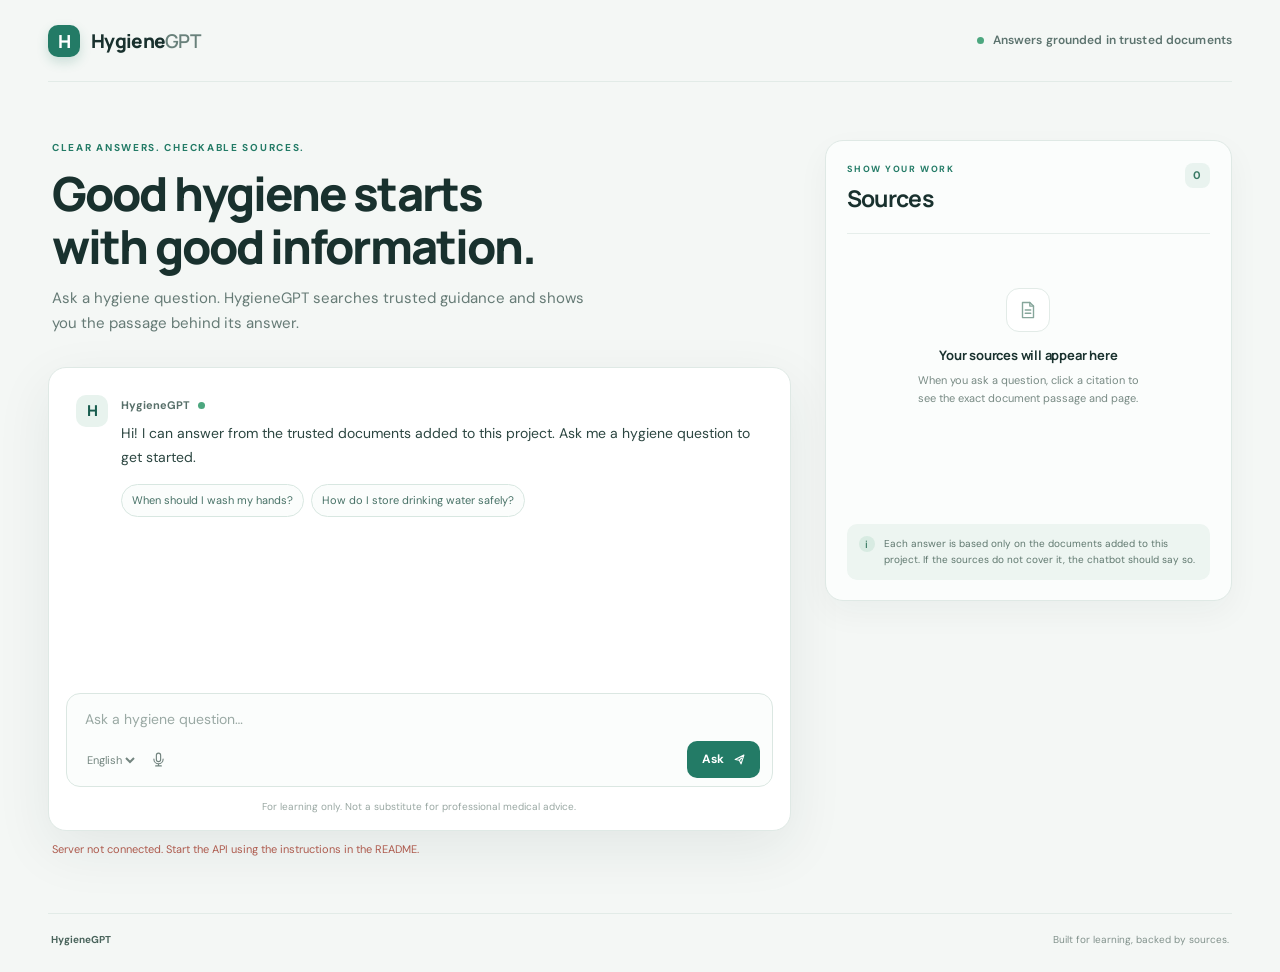
<file: index.html>
<!doctype html>
<html lang="en">
  <head>
    <meta charset="utf-8" />
    <meta name="viewport" content="width=device-width, initial-scale=1" />
    <meta name="theme-color" content="#f4f7f5" />
    <meta name="description" content="Ask hygiene questions and check the trusted source passages behind each answer." />
    <title>HygieneGPT — answers you can verify</title>
    <link rel="preconnect" href="https://fonts.googleapis.com" />
    <link rel="preconnect" href="https://fonts.gstatic.com" crossorigin />
    <link href="https://fonts.googleapis.com/css2?family=DM+Sans:wght@400;500;600;700&family=Manrope:wght@500;600;700;800&display=swap" rel="stylesheet" />
    <link rel="stylesheet" href="styles.css" />
  </head>
  <body>
    <div class="page-shell">
      <header class="topbar">
        <a class="brand" href="#" aria-label="HygieneGPT home">
          <span class="brand-mark" aria-hidden="true">H</span>
          <span>Hygiene<span class="brand-light">GPT</span></span>
        </a>
        <div class="trust-label"><span class="status-dot"></span> Answers grounded in trusted documents</div>
      </header>

      <main class="layout">
        <section class="chat-column" aria-labelledby="page-title">
          <div class="intro">
            <p class="eyebrow">CLEAR ANSWERS. CHECKABLE SOURCES.</p>
            <h1 id="page-title">Good hygiene starts<br />with good information.</h1>
            <p class="intro-copy">Ask a hygiene question. HygieneGPT searches trusted guidance and shows you the passage behind its answer.</p>
          </div>

          <section class="chat-card" aria-label="HygieneGPT chat">
            <div id="conversation" class="conversation" aria-live="polite">
              <div class="message assistant-message welcome-message">
                <div class="avatar" aria-hidden="true">H</div>
                <div class="message-content">
                  <div class="message-label">HygieneGPT <span class="label-dot"></span></div>
                  <p>Hi! I can answer from the trusted documents added to this project. Ask me a hygiene question to get started.</p>
                  <div class="suggestions" aria-label="Example questions">
                    <button class="suggestion" type="button">When should I wash my hands?</button>
                    <button class="suggestion" type="button">How do I store drinking water safely?</button>
                  </div>
                </div>
              </div>
            </div>

            <form id="chat-form" class="composer">
              <label class="sr-only" for="question-input">Ask a hygiene question</label>
              <textarea id="question-input" rows="1" maxlength="1000" placeholder="Ask a hygiene question…" required></textarea>
              <div class="composer-actions">
                <div class="voice-controls">
                  <label class="sr-only" for="voice-language">Voice language</label>
                  <select id="voice-language" aria-label="Voice language">
                    <option value="en-IN">English</option>
                    <option value="ta-IN">தமிழ்</option>
                  </select>
                  <button id="mic-button" class="icon-button" type="button" aria-label="Speak your question" title="Speak your question">
                    <svg viewBox="0 0 24 24" aria-hidden="true"><rect x="9" y="3" width="6" height="12" rx="3"></rect><path d="M5.5 11.5a6.5 6.5 0 0 0 13 0M12 18v3m-4 0h8"></path></svg>
                  </button>
                </div>
                <button id="send-button" class="send-button" type="submit" aria-label="Send question">
                  <span>Ask</span>
                  <svg viewBox="0 0 24 24" aria-hidden="true"><path d="m5 12 14-7-4.5 14-2.7-5.8L5 12Z"></path><path d="m11.8 13.2 3.6-3.6"></path></svg>
                </button>
              </div>
            </form>
            <p class="fine-print">For learning only. Not a substitute for professional medical advice.</p>
          </section>

          <div id="connection-status" class="connection-status" role="status">Connecting to the HygieneGPT server…</div>
        </section>

        <aside class="sources-column" aria-labelledby="sources-title">
          <div class="sources-heading">
            <div>
              <p class="eyebrow">SHOW YOUR WORK</p>
              <h2 id="sources-title">Sources</h2>
            </div>
            <span class="source-count" id="source-count">0</span>
          </div>
          <div id="sources-list" class="sources-list">
            <div class="empty-sources">
              <div class="empty-icon" aria-hidden="true">
                <svg viewBox="0 0 24 24"><path d="M6 3.75h8l4 4v12.5H6z"></path><path d="M14 3.75v4h4M9 12h6m-6 3.5h6"></path></svg>
              </div>
              <h3>Your sources will appear here</h3>
              <p>When you ask a question, click a citation to see the exact document passage and page.</p>
            </div>
          </div>
          <div class="source-note"><span class="note-icon" aria-hidden="true">i</span><p>Each answer is based only on the documents added to this project. If the sources do not cover it, the chatbot should say so.</p></div>
        </aside>
      </main>

      <footer class="footer"><span>HygieneGPT</span><span>Built for learning, backed by sources.</span></footer>
    </div>
    <script src="app.js" defer></script>
  </body>
</html>
</file>
<file: styles.css>
:root {
  color-scheme: light;
  --ink: #19312e;
  --muted: #667b76;
  --line: #dfe9e5;
  --green: #237b66;
  --green-dark: #185c4e;
  --mint: #e8f3ee;
  --paper: #ffffff;
  --wash: #f4f7f5;
  --shadow: 0 18px 55px rgba(22, 56, 47, 0.08);
}

* { box-sizing: border-box; }

body {
  margin: 0;
  background: var(--wash);
  color: var(--ink);
  font-family: "DM Sans", sans-serif;
  line-height: 1.55;
}

button, textarea, select { font: inherit; }
button { cursor: pointer; }

.page-shell { max-width: 1320px; margin: 0 auto; padding: 0 48px; }
.topbar { height: 82px; display: flex; align-items: center; justify-content: space-between; border-bottom: 1px solid #e2ebe7; }
.brand { display: inline-flex; align-items: center; gap: 11px; color: var(--ink); text-decoration: none; font: 800 19px Manrope, sans-serif; letter-spacing: -0.7px; }
.brand-mark { width: 32px; height: 32px; display: grid; place-items: center; border-radius: 10px; background: var(--green); color: white; font: 800 18px Manrope, sans-serif; box-shadow: 0 5px 12px rgba(35, 123, 102, .2); }
.brand-light { font-weight: 600; color: #69817b; }
.trust-label { display: flex; align-items: center; gap: 9px; color: #5c736e; font-size: 12px; font-weight: 600; letter-spacing: .01em; }
.status-dot, .label-dot { width: 7px; height: 7px; display: inline-block; border-radius: 50%; background: #4ca77f; }

.layout { display: grid; grid-template-columns: minmax(0, 1.55fr) minmax(290px, .85fr); gap: 34px; padding: 58px 0 55px; align-items: start; }
.intro { margin: 0 0 30px 4px; }
.eyebrow { margin: 0 0 11px; color: var(--green); font-size: 10px; font-weight: 700; letter-spacing: .17em; }
h1, h2, h3, p { margin-top: 0; }
h1, h2, h3 { font-family: Manrope, sans-serif; }
h1 { margin-bottom: 13px; font-size: clamp(32px, 4.1vw, 47px); line-height: 1.13; letter-spacing: -1.9px; font-weight: 800; }
.intro-copy { max-width: 560px; margin-bottom: 0; color: var(--muted); font-size: 15px; line-height: 1.7; }

.chat-card { overflow: hidden; border: 1px solid var(--line); border-radius: 18px; background: var(--paper); box-shadow: var(--shadow); }
.conversation { min-height: 325px; max-height: 530px; overflow-y: auto; padding: 27px 27px 20px; scroll-behavior: smooth; }
.message { display: flex; align-items: flex-start; gap: 13px; margin-bottom: 22px; }
.avatar { flex: 0 0 32px; width: 32px; height: 32px; display: grid; place-items: center; border-radius: 10px; background: var(--mint); color: var(--green-dark); font: 800 15px Manrope, sans-serif; }
.message-content { min-width: 0; flex: 1; }
.message-label { display: flex; align-items: center; gap: 8px; margin: 2px 0 7px; color: #58706a; font-size: 11px; font-weight: 700; }
.message-content p { margin-bottom: 0; color: #2c4641; font-size: 14px; line-height: 1.72; white-space: pre-wrap; overflow-wrap: anywhere; }
.user-message { justify-content: flex-end; }
.user-message .message-content { flex: 0 1 auto; max-width: 82%; padding: 12px 15px; border-radius: 15px 15px 4px 15px; background: var(--green); color: white; }
.user-message .message-content p { color: white; }
.user-message .message-label { display: none; }
.user-avatar { background: #e9efed; color: #657771; }
.assistant-answer { margin-top: 10px; }
.citation-inline { display: inline; margin: 0 1px; padding: 0 4px; border: 0; border-radius: 5px; background: #e4f2ec; color: #166149; font-size: .88em; font-weight: 700; }
.citation-inline:hover, .citation-inline:focus-visible { outline: 2px solid #5bb095; outline-offset: 1px; }
.suggestions { display: flex; flex-wrap: wrap; gap: 7px; margin-top: 15px; }
.suggestion { padding: 7px 10px; border: 1px solid #d8e7e1; border-radius: 999px; background: #fbfdfc; color: #477166; font-size: 11px; transition: background .15s, border-color .15s; }
.suggestion:hover { background: var(--mint); border-color: #b5d6c9; }
.message-tools { display: flex; gap: 8px; margin-top: 10px; }
.speak-answer { display: inline-flex; align-items: center; gap: 5px; padding: 0; border: 0; background: transparent; color: #71837e; font-size: 11px; }
.speak-answer svg { width: 14px; height: 14px; fill: none; stroke: currentColor; stroke-width: 1.6; stroke-linecap: round; stroke-linejoin: round; }
.typing-indicator { color: #71837e; font-size: 13px; }

.composer { margin: 0 17px; padding: 13px 12px 8px 16px; border: 1px solid #dbe7e2; border-radius: 14px; background: #fbfdfc; transition: border-color .15s, box-shadow .15s; }
.composer:focus-within { border-color: #8bbfac; box-shadow: 0 0 0 3px rgba(73, 155, 125, .11); }
.composer textarea { display: block; width: 100%; max-height: 105px; resize: none; border: 0; outline: 0; background: transparent; color: var(--ink); font-size: 14px; line-height: 1.55; }
.composer textarea::placeholder { color: #9aa9a4; }
.composer-actions { display: flex; align-items: center; justify-content: space-between; margin-top: 9px; }
.voice-controls { display: flex; align-items: center; gap: 5px; }
.voice-controls select { max-width: 92px; border: 0; outline: 0; background: transparent; color: #73857f; font-size: 11px; cursor: pointer; }
.icon-button { width: 30px; height: 30px; display: grid; place-items: center; border: 0; border-radius: 9px; background: transparent; color: #71837e; }
.icon-button:hover { background: #e9f2ee; color: var(--green); }
.icon-button svg { width: 17px; height: 17px; fill: none; stroke: currentColor; stroke-width: 1.6; stroke-linecap: round; stroke-linejoin: round; }
.icon-button.listening { background: #fae8e6; color: #bd5348; animation: pulse 1.2s ease-in-out infinite; }
.send-button { display: flex; align-items: center; gap: 8px; padding: 9px 13px 9px 15px; border: 0; border-radius: 10px; background: var(--green); color: white; font-size: 12px; font-weight: 700; transition: background .15s, transform .15s; }
.send-button:hover { background: var(--green-dark); transform: translateY(-1px); }
.send-button:disabled { opacity: .6; cursor: wait; transform: none; }
.send-button svg { width: 15px; height: 15px; fill: none; stroke: currentColor; stroke-width: 1.8; stroke-linecap: round; stroke-linejoin: round; }
.fine-print { margin: 12px 18px 15px; color: #9aa8a3; text-align: center; font-size: 10px; }
.connection-status { min-height: 22px; padding: 10px 4px 0; color: #71827c; font-size: 11px; }
.connection-status.online { color: #3e846b; }
.connection-status.offline { color: #ae5b4e; }

.sources-column { padding: 22px 21px 20px; border: 1px solid var(--line); border-radius: 18px; background: #fbfdfc; box-shadow: 0 12px 32px rgba(22, 56, 47, .045); }
.sources-heading { display: flex; justify-content: space-between; align-items: flex-start; padding-bottom: 16px; border-bottom: 1px solid #e6eeeb; }
.sources-heading .eyebrow { margin-bottom: 4px; font-size: 9px; }
h2 { margin: 0; font-size: 23px; letter-spacing: -.7px; }
.source-count { min-width: 25px; height: 25px; display: grid; place-items: center; border-radius: 8px; background: #e9f3ef; color: #397964; font-size: 11px; font-weight: 700; }
.sources-list { min-height: 290px; padding: 17px 0; }
.empty-sources { padding: 37px 10px 28px; text-align: center; }
.empty-icon { width: 44px; height: 44px; display: grid; place-items: center; margin: 0 auto 13px; border: 1px solid #e2ebe7; border-radius: 13px; background: white; color: #86a69b; }
.empty-icon svg { width: 22px; height: 22px; fill: none; stroke: currentColor; stroke-width: 1.5; stroke-linecap: round; stroke-linejoin: round; }
.empty-sources h3 { margin-bottom: 6px; font-size: 13px; letter-spacing: -.2px; }
.empty-sources p { max-width: 235px; margin: 0 auto; color: #788a84; font-size: 11px; line-height: 1.65; }
.source-card { margin-bottom: 12px; padding: 13px; border: 1px solid #e2ebe7; border-radius: 12px; background: white; transition: border-color .15s, background .15s, box-shadow .15s; scroll-margin: 16px; }
.source-card:last-child { margin-bottom: 0; }
.source-card.highlighted { border-color: #72b399; background: #f4fbf7; box-shadow: 0 0 0 3px rgba(80, 160, 127, .11); }
.source-card-top { display: flex; justify-content: space-between; gap: 8px; align-items: flex-start; margin-bottom: 8px; }
.source-id { flex: 0 0 auto; padding: 3px 6px; border-radius: 5px; background: #e8f3ee; color: #277459; font-size: 9px; font-weight: 700; }
.source-title { margin: 0; color: #294640; font-size: 11px; font-weight: 700; line-height: 1.45; }
.source-meta { margin: 3px 0 8px; color: #82918c; font-size: 10px; }
.source-excerpt { margin: 0; padding: 9px; border-left: 2px solid #a9cfbd; border-radius: 0 6px 6px 0; background: #f7faf8; color: #62756e; font-size: 10px; line-height: 1.6; white-space: pre-wrap; }
.source-link { display: inline-block; margin-top: 8px; color: #277459; font-size: 10px; font-weight: 700; text-decoration: none; }
.source-link:hover { text-decoration: underline; }
.source-note { display: flex; gap: 9px; padding: 12px; border-radius: 10px; background: #edf5f1; }
.note-icon { flex: 0 0 auto; width: 16px; height: 16px; display: grid; place-items: center; border-radius: 50%; background: #d8ebe2; color: #45826c; font: 700 10px Manrope, sans-serif; }
.source-note p { margin: 0; color: #60786f; font-size: 10px; line-height: 1.6; }
.footer { display: flex; justify-content: space-between; padding: 18px 3px 25px; border-top: 1px solid #e2ebe7; color: #82928c; font-size: 10px; }
.footer span:first-child { color: #49635b; font-weight: 700; }
.sr-only { position: absolute; width: 1px; height: 1px; padding: 0; margin: -1px; overflow: hidden; clip: rect(0,0,0,0); white-space: nowrap; border: 0; }

@keyframes pulse { 50% { box-shadow: 0 0 0 5px rgba(189, 83, 72, .12); } }

@media (max-width: 900px) {
  .page-shell { padding: 0 28px; }
  .layout { grid-template-columns: minmax(0, 1.3fr) minmax(260px, .8fr); gap: 20px; }
}
@media (max-width: 720px) {
  .page-shell { padding: 0 18px; }
  .topbar { height: 68px; }
  .trust-label { max-width: 150px; font-size: 10px; text-align: right; }
  .layout { grid-template-columns: 1fr; gap: 23px; padding: 39px 0 38px; }
  .intro { margin-left: 2px; }
  h1 { font-size: 36px; }
  .conversation { min-height: 300px; padding: 21px 18px 15px; }
  .sources-column { padding: 18px; }
  .sources-list { min-height: 120px; }
  .empty-sources { padding: 20px 10px; }
  .footer { padding-bottom: 20px; }
}
@media (max-width: 390px) {
  .page-shell { padding: 0 13px; }
  .brand { font-size: 17px; }
  .trust-label { max-width: 130px; font-size: 9px; }
  h1 { font-size: 32px; }
}
</file>
